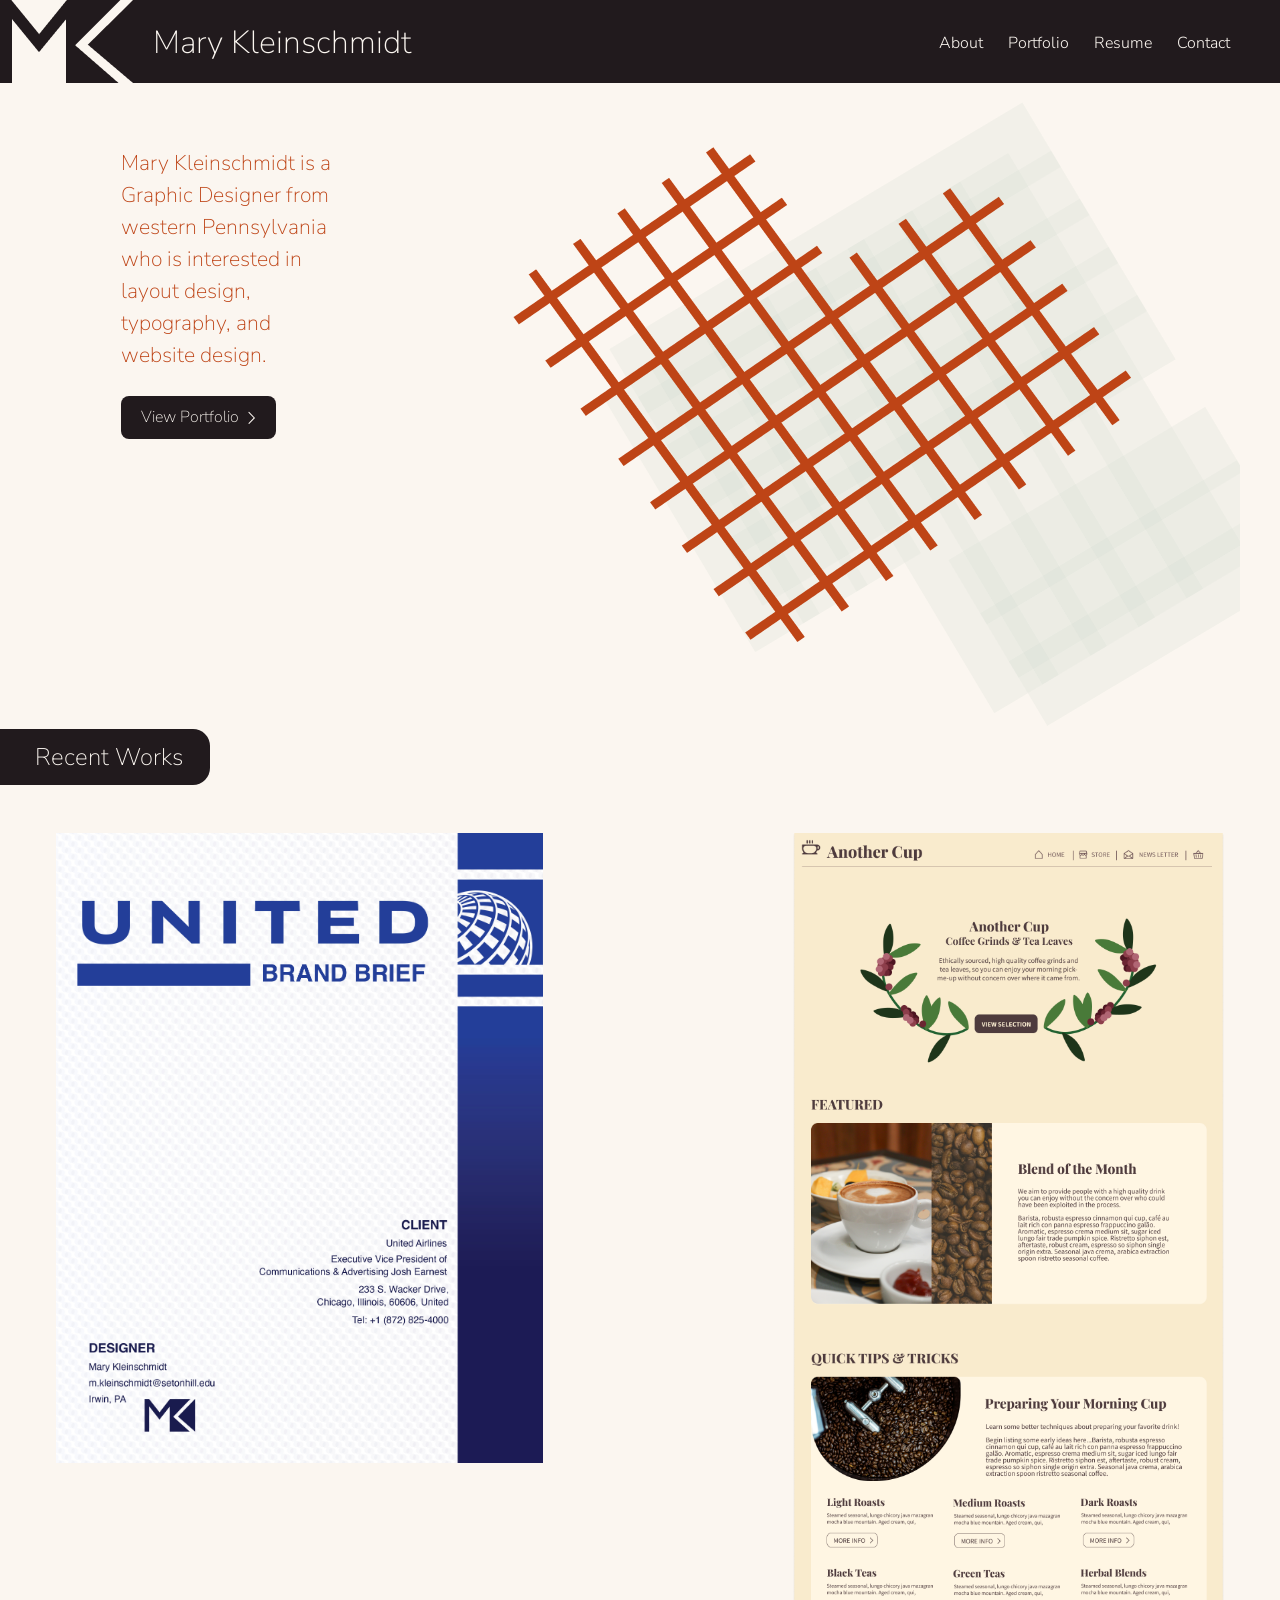
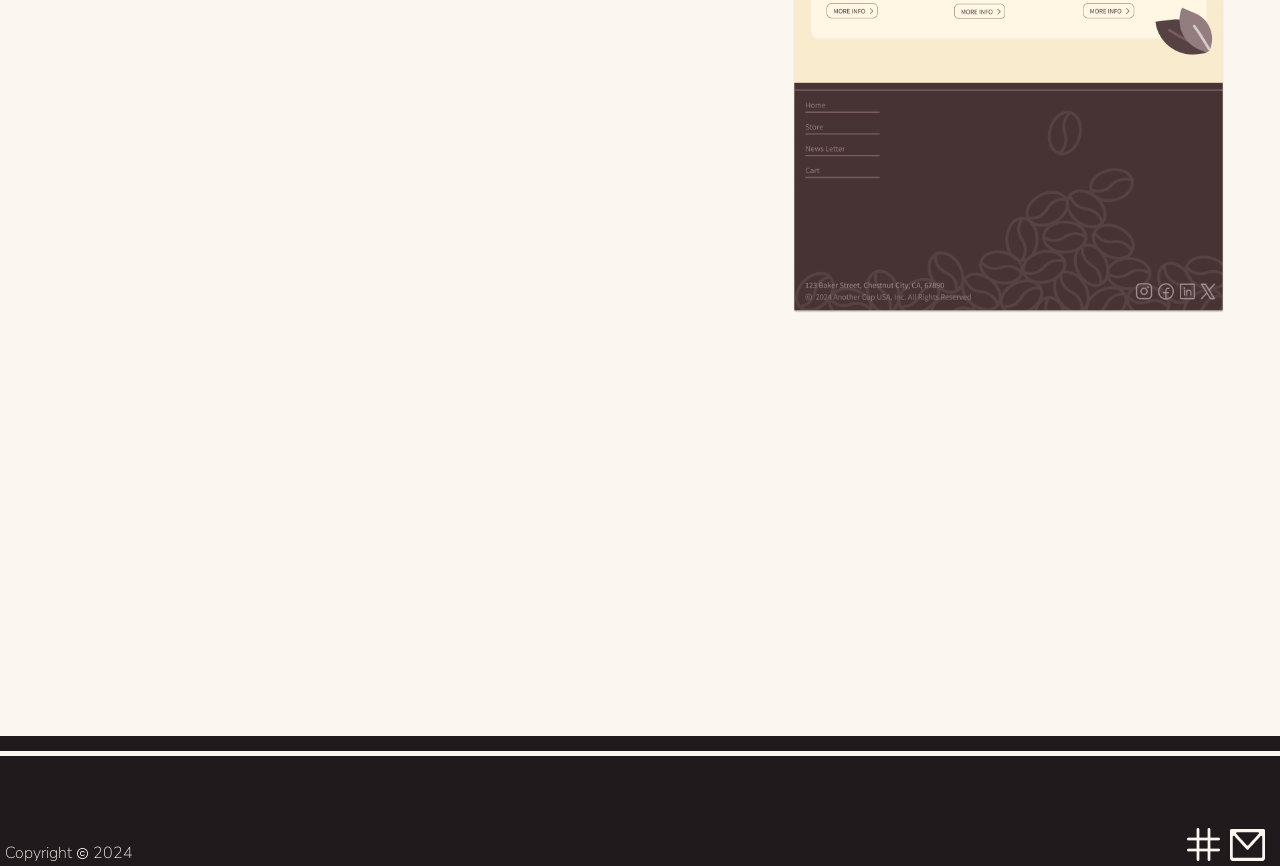
<file: index.html>
<!DOCTYPE html>
<html lang="en">
  <head>
    <meta charset="UTF-8" />
    <meta name="viewport" content="width=device-width, initial-scale=1.0" />
    <title>Mary Kleinschmidt Portfolio Website</title>
    <link href="style.css" rel="stylesheet" />

    <link rel="preconnect" href="https://fonts.googleapis.com" />
    <link rel="preconnect" href="https://fonts.gstatic.com" crossorigin />
    <link
      href="https://fonts.googleapis.com/css2?family=Nunito+Sans:ital,opsz,wght@0,6..12,200..1000;1,6..12,200..1000&display=swap"
      rel="stylesheet"
    />
  </head>
  <body>
    <div class="full">
      <header>
        <div class="hStart">
          <a href="index.html" alt="Mary Kleinschmidt page"
            ><img
              id="MK-logo"
              src="MK-logo.png"
              alt="Mary Kleinschmidt logo"
          /></a>
        </div>
        <div class="hMid"><h1>Mary Kleinschmidt</h1></div>
        <div class="hEnd">
          <a href="menu.html" alt="open menu"
            ><img src="plus.png" alt="plus icon"
          /></a>
          <ul>
            <li><a href="about.html" alt="about page">About</a></li>
            <li>
              <a href="portfolio.html" alt="portfolio page">Portfolio</a>
            </li>
            <li><a href="resume.html" alt="resume page">Resume</a></li>
            <li><a href="contact.html" alt="contact page">Contact</a></li>
          </ul>
        </div>
      </header>
      <main>
        <div class="body">
          <!-- <img
            class="indexBackground"
            src="images/bImages/indexBackground.svg"
            alt="heart strings intertwining"
          /> -->
          <div class="indexTop">
            <div class="iTopLeft">
              <p>
                Mary Kleinschmidt is a Graphic Designer from western
                Pennsylvania who is interested in layout design, typography, and
                website design.
              </p>
              <p class="viewPortfolio">
                <a href="portfolio.html" alt="portfolio page"
                  >View Portfolio<img
                    src="arrow.svg"
                    alt="arrow icon"
                /></a>
              </p>
            </div>
            <div class="iTopRight">
              <img src="hearts.png" alt="grid line hearts" />
            </div>
          </div>
          <h3 class="recentTitle">Recent Works</h3>
          <div class="recentImages">
            <!-- <img
              src="images/pImages/gd-FinalProject.jpg"
              alt="woman covered in lines and text"
            /> -->
              <div class="lList"> 
                  <a
                    href="https://drive.google.com/file/d/15TMMegnOoU_eeWfuWaiIinmlBoMw5R8M/view?usp=sharing"
                    target="_blank"
                    ><img
                      class="pContent"
                      src="02brandingAssignment.jpg"
                      alt="Branding Brief for United Airlines"
                  /></a>
          
              </div>
              <div class="rList">
          
                  <a
                    href="https://mkleinschmidt8993.github.io/BusinessWebsite/"
                  >
                    <img
                      class="wpContent"
                      src="CURRENT-mainpage.png"
                      alt="Coffee & Tea Business Website Mockup"
                    />
                  </a>
      
              </div>
            </ul>
          </div>
        </div>
      </main>
      <footer>
        <div class="fLine"><p>hidden message</p></div>
        <div class="fLeft">
          <div class="fLeftContent">
            <p>Copyright</p>
            <img src="copyright.png" alt="copyright" />
            <p>2024</p>
          </div>
        </div>
        <div class="fRight">
          <img src="phoneNumber.png" alt="phone number" />
          <img src="email.png" alt="email" />
          <!-- <img src="images/icons/instagram.png" alt="instagram" /> -->
        </div>
      </footer>
    </div>
    <script src="script.js"></script>
  </body>
</html>
</file>
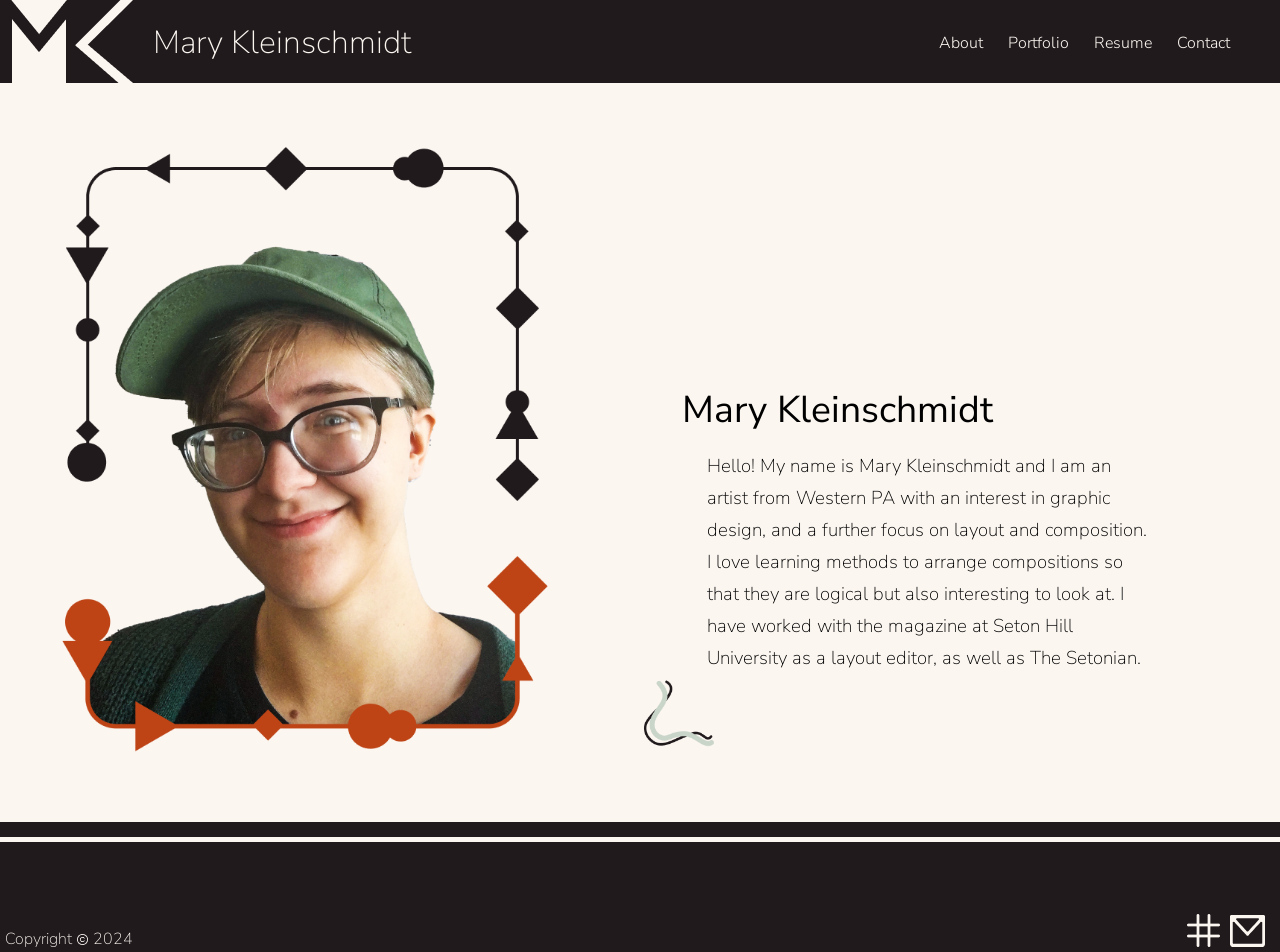
<file: about.html>
<!DOCTYPE html>
<html lang="en">
  <head>
    <meta charset="UTF-8" />
    <meta name="viewport" content="width=device-width, initial-scale=1.0" />
    <title>Mary Kleinschmidt About</title>
    <link href="style.css" rel="stylesheet" />

    <link rel="preconnect" href="https://fonts.googleapis.com" />
    <link rel="preconnect" href="https://fonts.gstatic.com" crossorigin />
    <link
      href="https://fonts.googleapis.com/css2?family=Nunito+Sans:ital,opsz,wght@0,6..12,200..1000;1,6..12,200..1000&display=swap"
      rel="stylesheet"
    />
  </head>
  <body>
    <div class="full">
      <header>
        <div class="hStart">
          <a href="index.html" alt="Mary Kleinschmidt page"
            ><img id="MK-logo" src="MK-logo.png" alt="Mary Kleinschmidt logo"
          /></a>
        </div>
        <div class="hMid"><h1>Mary Kleinschmidt</h1></div>
        <div class="hEnd">
          <a href="menu.html" alt="open menu"
            ><img src="plus.png" alt="plus icon"
          /></a>
          <ul>
            <li><a href="about.html" alt="about page">About</a></li>
            <li>
              <a href="portfolio.html" alt="portfolio page">Portfolio</a>
            </li>
            <li><a href="resume.html" alt="resume page">Resume</a></li>
            <li><a href="contact.html" alt="contact page">Contact</a></li>
          </ul>
        </div>
      </header>
      <main>
        <div class="aboutBody">
          <div class="aboutImg"><img src="me.png" /></div>
          <div class="biography">
            <div class="agroup">
              <h2>Mary Kleinschmidt</h2>
              <p>
                Hello! My name is Mary Kleinschmidt and I am an artist from
                Western PA with an interest in graphic design, and a further
                focus on layout and composition. I love learning methods to
                arrange compositions so that they are logical but also
                interesting to look at. I have worked with the magazine at Seton
                Hill University as a layout editor, as well as The Setonian.
              </p>
              <img src="cornerImage.png" alt="squiggly border" />
            </div>
          </div>
        </div>
      </main>
      <footer>
        <div class="fLine"><p>hidden message</p></div>
        <div class="fLeft">
          <div class="fLeftContent">
            <p>Copyright</p>
            <img src="copyright.png" alt="copyright" />
            <p>2024</p>
          </div>
        </div>
        <div class="fRight">
          <img src="phoneNumber.png" alt="phone number" />
          <img src="email.png" alt="email" />
          <!-- <img src="images/icons/instagram.png" alt="instagram" /> -->
        </div>
      </footer>
    </div>
    <script src="script.js"></script>
  </body>
</html>
</file>
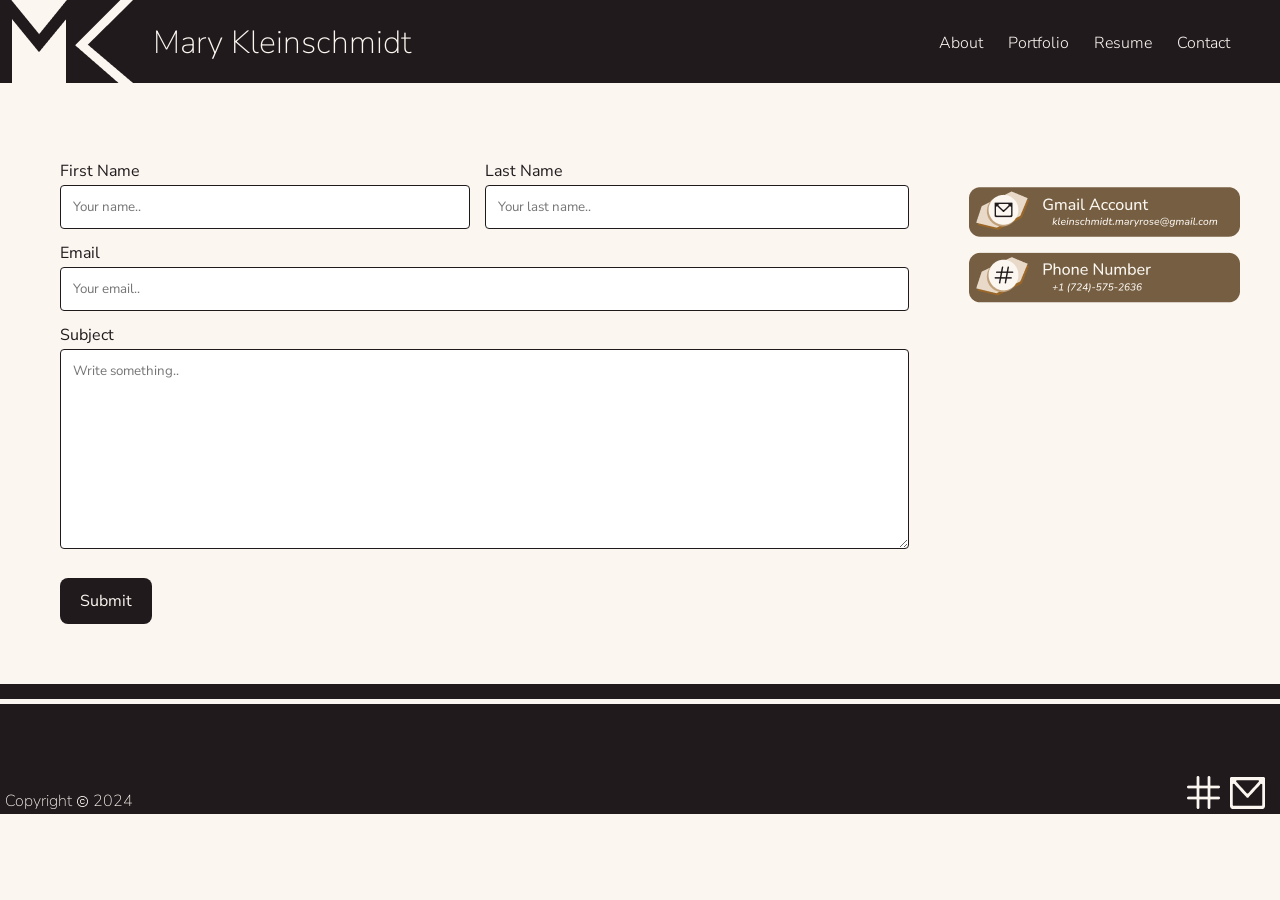
<file: contact.html>
<!DOCTYPE html>
<html lang="en">
  <head>
    <meta charset="UTF-8" />
    <meta name="viewport" content="width=device-width, initial-scale=1.0" />
    <title>Mary Kleinschmidt Contact</title>
    <link href="style.css" rel="stylesheet" />

    <link rel="preconnect" href="https://fonts.googleapis.com" />
    <link rel="preconnect" href="https://fonts.gstatic.com" crossorigin />
    <link
      href="https://fonts.googleapis.com/css2?family=Nunito+Sans:ital,opsz,wght@0,6..12,200..1000;1,6..12,200..1000&display=swap"
      rel="stylesheet"
    />
  </head>
  <body>
    <div class="full">
      <header>
        <div class="hStart">
          <a href="index.html" alt="Mary Kleinschmidt page"
            ><img id="MK-logo" src="MK-logo.png" alt="Mary Kleinschmidt logo"
          /></a>
        </div>
        <div class="hMid"><h1>Mary Kleinschmidt</h1></div>
        <div class="hEnd">
          <a href="menu.html" alt="open menu"
            ><img src="plus.png" alt="plus icon"
          /></a>
          <ul>
            <li><a href="about.html" alt="about page">About</a></li>
            <li>
              <a href="portfolio.html" alt="portfolio page">Portfolio</a>
            </li>
            <li><a href="resume.html" alt="resume page">Resume</a></li>
            <li><a href="contact.html" alt="contact page">Contact</a></li>
          </ul>
        </div>
      </header>
      <main>
        <div class="body">
          <div class="contactMe">
            <div class="contactLeft">
              <div class="container">
                <form action="https://api.web3forms.com/submit" method="POST">
                  <input
                    type="hidden"
                    name="access_key"
                    value="ed1f8b34-27ec-4ae5-9997-34234ef1c1c3"
                  />
                  <div class="topName">
                    <div class="topLeft">
                      <label for="fname">First Name</label>
                      <input
                        type="text"
                        id="fname"
                        name="firstname"
                        placeholder="Your name.."
                      />
                    </div>

                    <div class="topRight">
                      <label for="lname">Last Name</label>
                      <input
                        type="text"
                        id="lname"
                        name="lastname"
                        placeholder="Your last name.."
                      />
                    </div>
                  </div>

                  <label for="uemail">Email</label>
                  <input
                    type="text"
                    id="uemail"
                    name="email"
                    placeholder="Your email.."
                  />

                  <label for="subject">Subject</label>
                  <textarea
                    id="subject"
                    name="subject"
                    placeholder="Write something.."
                    style="height: 200px"
                  ></textarea>

                  <input type="submit" value="Submit" />
                </form>
              </div>
            </div>
            <div class="contactRight">
              <img src="contact.png" />
            </div>
          </div>
        </div>
      </main>
      <footer>
        <div class="fLine"><p>hidden message</p></div>
        <div class="fLeft">
          <div class="fLeftContent">
            <p>Copyright</p>
            <img src="copyright.png" alt="copyright" />
            <p>2024</p>
          </div>
        </div>
        <div class="fRight">
          <img src="phoneNumber.png" alt="phone number" />
          <img src="email.png" alt="email" />
          <!-- <img src="images/icons/instagram.png" alt="instagram" /> -->
        </div>
      </footer>
    </div>
    <script src="script.js"></script>
  </body>
</html>
</file>
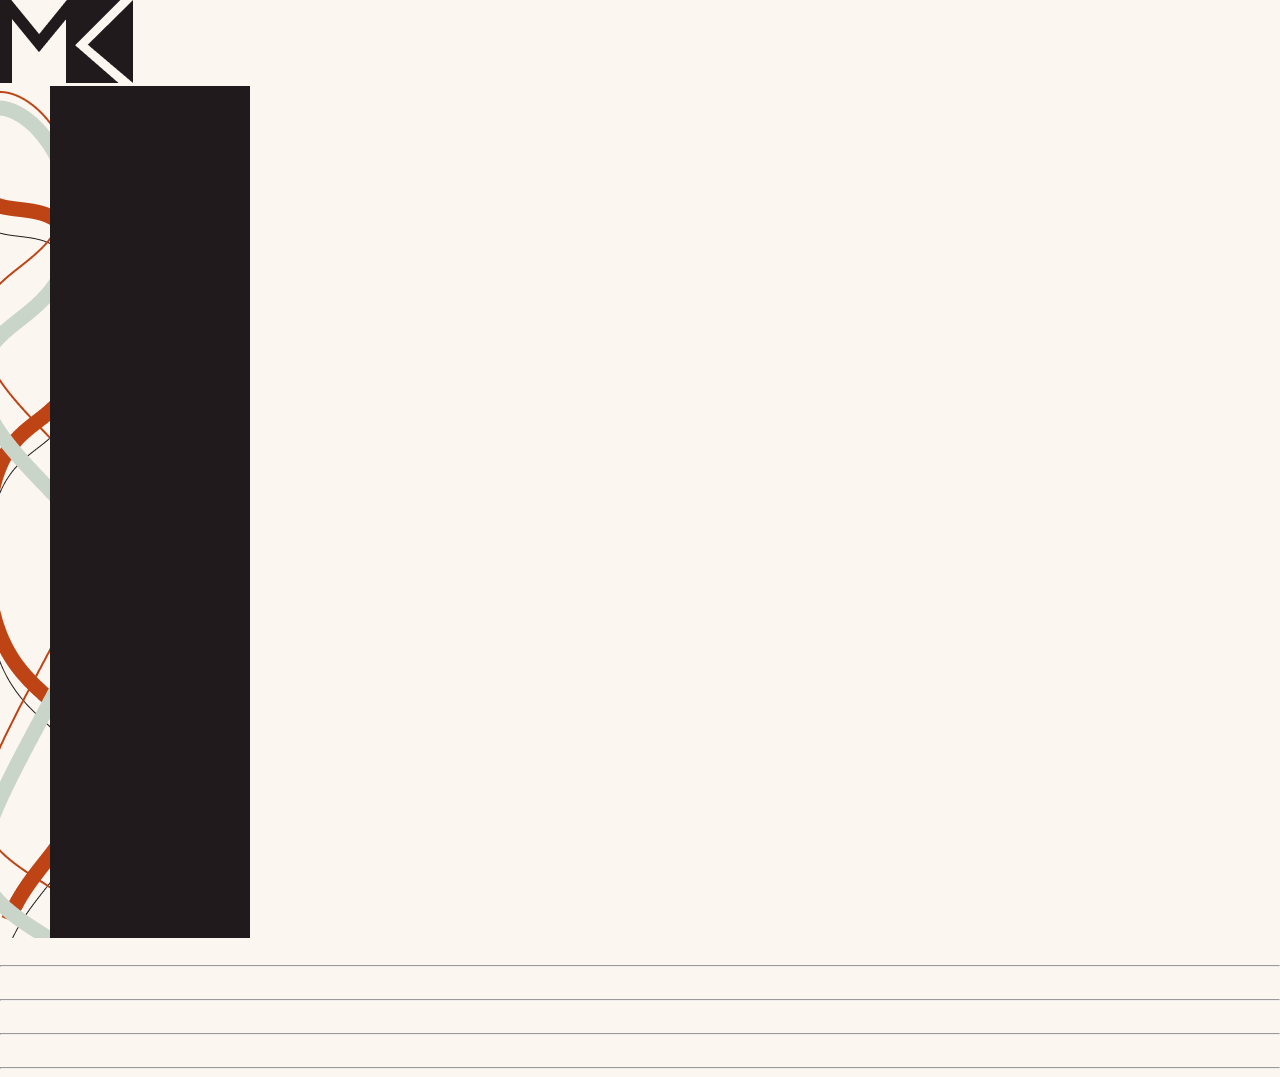
<file: menu.html>
<!DOCTYPE html>
<html lang="en">
  <head>
    <meta charset="UTF-8" />
    <meta name="viewport" content="width=device-width, initial-scale=1.0" />
    <title>Menu</title>
    <link rel="stylesheet" href="style.css" />

    <link rel="preconnect" href="https://fonts.googleapis.com" />
    <link rel="preconnect" href="https://fonts.gstatic.com" crossorigin />
    <link
      href="https://fonts.googleapis.com/css2?family=Nunito+Sans:ital,opsz,wght@0,6..12,200..1000;1,6..12,200..1000&display=swap"
      rel="stylesheet"
    />
  </head>
  <body>
    <div class="mkMenu">
      <header class="mkHeaderMenu">
        <div class="mkHAM">
          <a href="index.html"
            ><img src="images/MK-logo.png" alt="Back Button"
          /></a>
        </div>
        <div class="mkHBM"></div>
        <div class="mkHCM">
          <input
            type="image"
            src="icons/x.png"
            alt="Cancel button"
            onclick="history.back()"
          />
        </div>
      </header>
      <main class="mainMenu">
        <section class="bodyMenu">
          <img src="images/menuBackground.png" alt="Menu background swirls" />
          <ul class="bMenuText">
            <li><a href="about.html">About</a></li>
            <hr />
            <li><a href="portfolio.html">Portfolio</a></li>
            <hr />
            <li><a href="resume.html">Resume</a></li>
            <hr />
            <li><a href="contact.html">Contact</a></li>
            <hr />
          </ul>
        </section>
      </main>
    </div>
  </body>
</html>
</file>
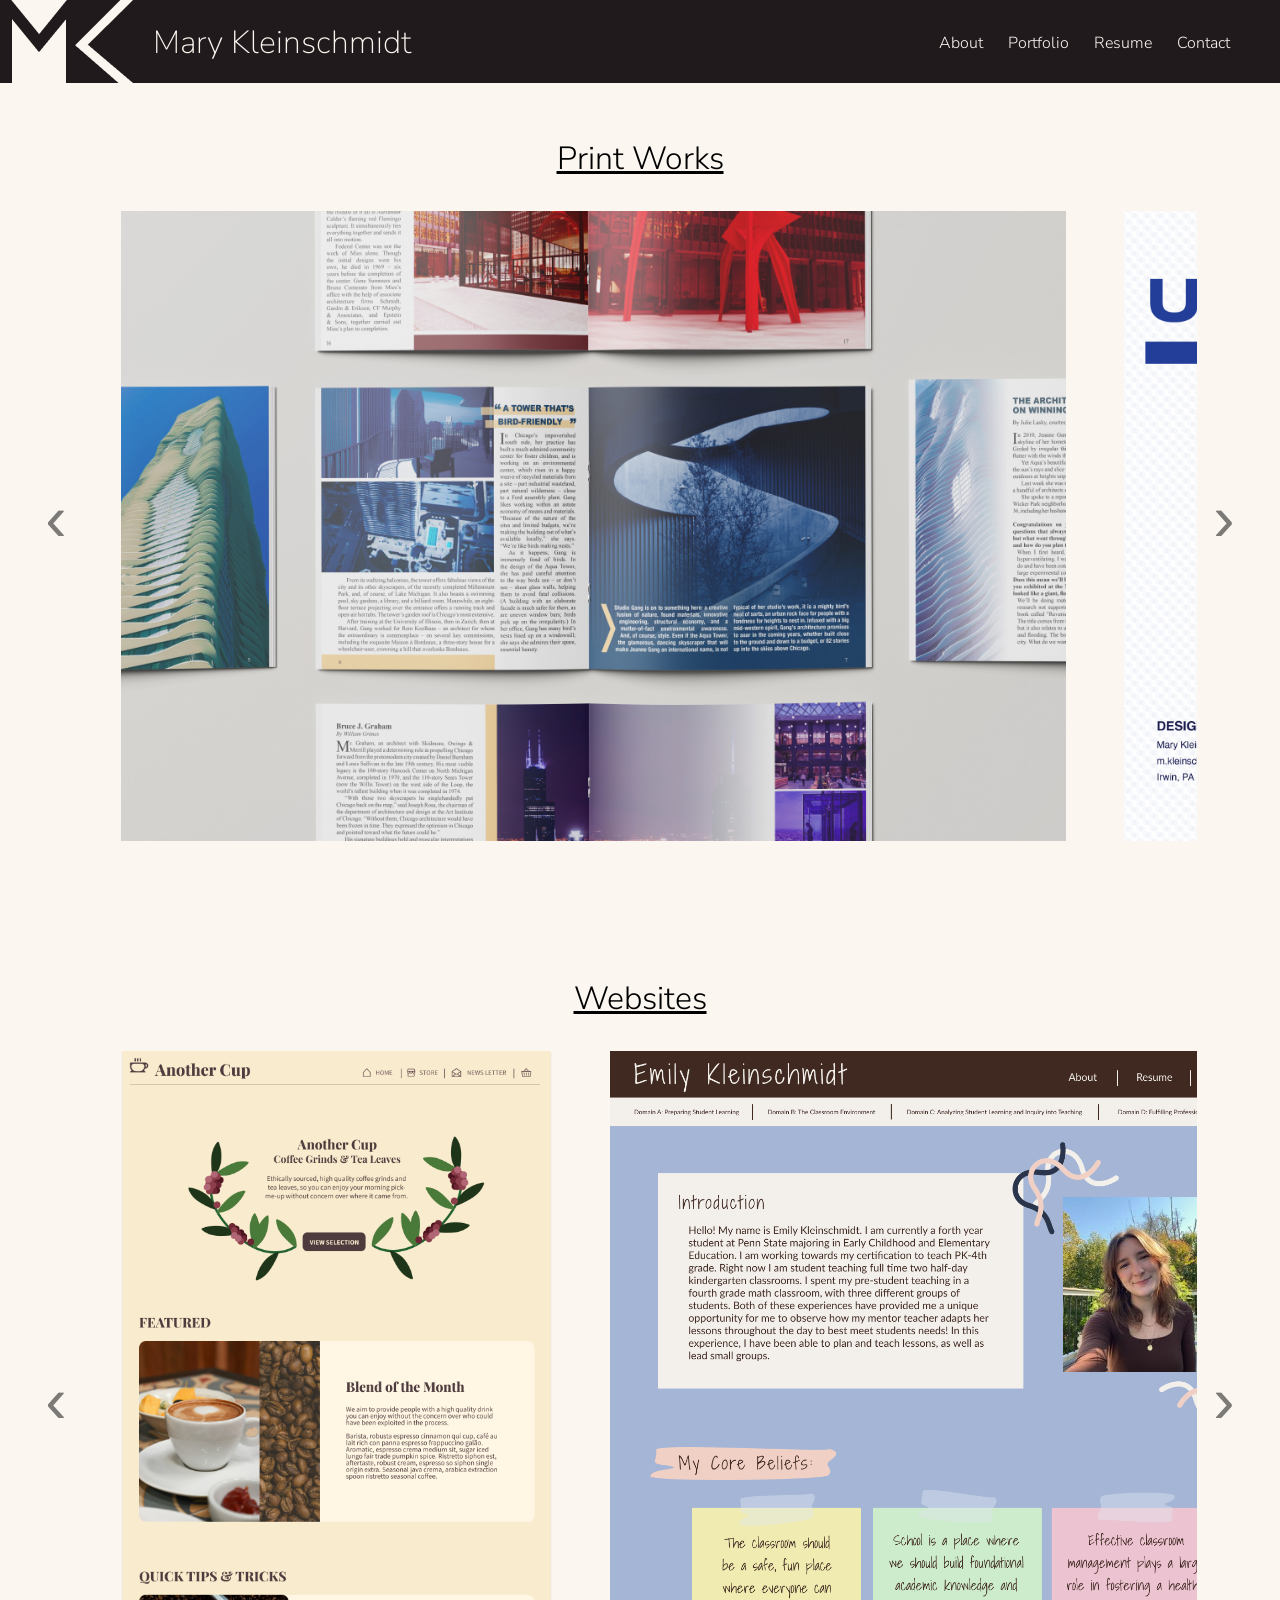
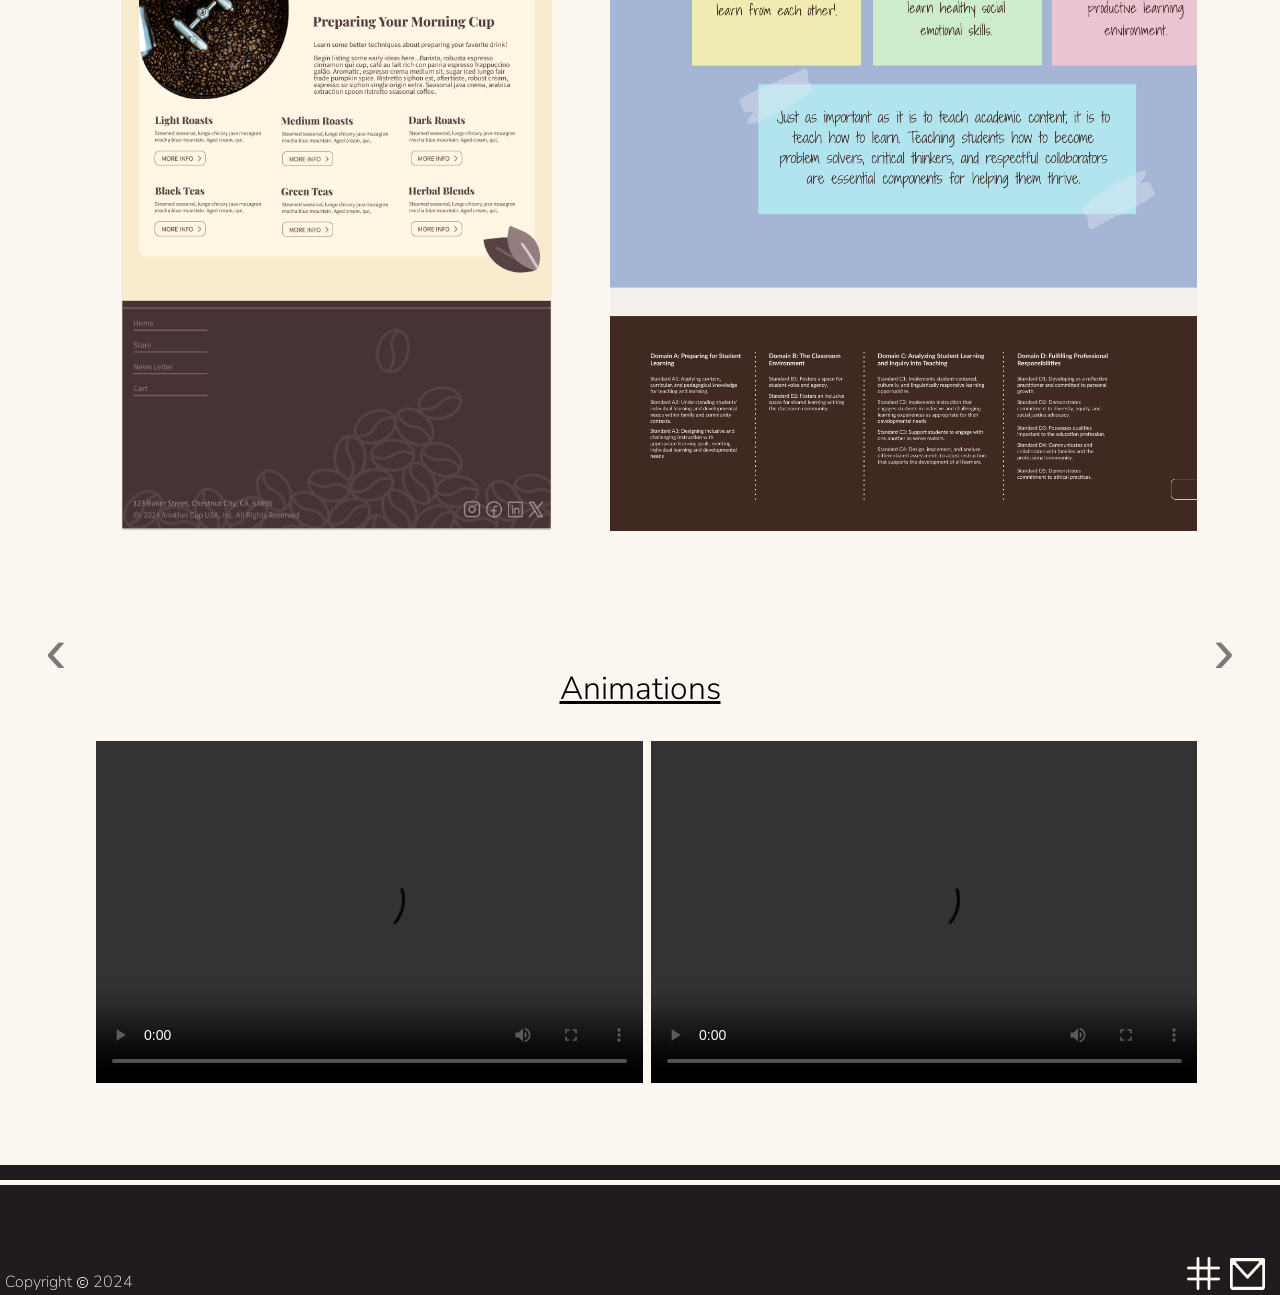
<file: portfolio.html>
<!DOCTYPE html>
<html lang="en">
  <head>
    <meta charset="UTF-8" />
    <meta name="viewport" content="width=device-width, initial-scale=1.0" />
    <title>Mary Kleinschmidt Portfolio</title>
    <link href="style.css" rel="stylesheet" />

    <link rel="preconnect" href="https://fonts.googleapis.com" />
    <link rel="preconnect" href="https://fonts.gstatic.com" crossorigin />
    <link
      href="https://fonts.googleapis.com/css2?family=Nunito+Sans:ital,opsz,wght@0,6..12,200..1000;1,6..12,200..1000&display=swap"
      rel="stylesheet"
    />
  </head>
  <body>
    <div class="full">
      <header>
        <div class="hStart">
          <a href="index.html" alt="Mary Kleinschmidt page"
            ><img
              id="MK-logo"
              src="MK-logo.png"
              alt="Mary Kleinschmidt logo"
          /></a>
        </div>
        <div class="hMid"><h1>Mary Kleinschmidt</h1></div>
        <div class="hEnd">
          <a href="menu.html" alt="open menu"
            ><img src="plus.png" alt="plus icon"
          /></a>
          <ul>
            <li><a href="about.html" alt="about page">About</a></li>
            <li>
              <a href="portfolio.html" alt="portfolio page">Portfolio</a>
            </li>
            <li><a href="resume.html" alt="resume page">Resume</a></li>
            <li><a href="contact.html" alt="contact page">Contact</a></li>
          </ul>
        </div>
      </header>
      <main>
        <div class="body">
          <div class="portfolioBackground">
            <!-- <img src="images/portfolioBackground.png" alt="Hearts" /> -->
          </div>
          <div class="topPortfolio">
            <h2 class="h2Title">Print Works</h2>
            <div class="carousel">
              <button
                class="carousel-arrow carousel-arrow--prev"
                onclick="handleCarouselMove(false)"
              >
                &#8249;
              </button>

              <button
                class="carousel-arrow carousel-arrow--next"
                onclick="handleCarouselMove()"
              >
                &#8250;
              </button>

              <ul class="carousel-container" dir="ltr">
                <li class="carousel-slide">
                  <img
                    class="pContent"
                    src="chicagoArchitecture-mockup2.jpg"
                    alt="Chicago Architecture Booklet Mockup"
                  />
                </li>
                <li class="carousel-slide">
                  <a
                    href="https://drive.google.com/file/d/15TMMegnOoU_eeWfuWaiIinmlBoMw5R8M/view?usp=sharing"
                    target="_blank"
                    ><img
                      class="pContent"
                      src="02brandingAssignment.jpg"
                      alt="Branding Brief for United Airlines"
                  /></a>
                </li>
                <li class="carousel-slide">
                  <img
                    class="pContent"
                    src="AIWMockup-cmyk.jpg"
                    alt="Alice in Wonderlans Redesign"
                  />
                </li>
                <li class="carousel-slide">
                  <img
                    class="pContent"
                    src="artDeco-display.png"
                    alt="Art Deco Chocolate Packaging Mockups"
                  />
                </li>
                <li class="carousel-slide">
                  <img
                    class="pContent"
                    src="creativeVisions.png"
                    alt="Creative Visions Logo"
                  />
                </li>
                <li class="carousel-slide">
                  <img
                    class="pContent"
                    src="busStop-Mockup.jpg"
                    alt="Marathon Poster"
                  />
                </li>
              </ul>
            </div>
          </div>
          <div class="midPortfolio">
        <h2 class="h2Title">Websites</h2>
        <div class="carousel">
          <button
            class="carousel-arrow2 carousel-arrow2--prev"
            onclick="handleCarouselMove(false)"
          >
            &#8249;
          </button>

          <button
            class="carousel-arrow2 carousel-arrow2--next"
            onclick="handleCarouselMove()"
          >
            &#8250;
          </button>

          <ul class="carousel-container" dir="ltr">
            <li class="carousel-slide">
              <a href="https://mkleinschmidt8993.github.io/BusinessWebsite/">
                <img
                  class="wpContent"
                  src="CURRENT-mainpage.png"
                  alt="Coffee & Tea Business Website Mockup"
                />
              </a>
            </li>
            <li class="carousel-slide">
              <a
                href="https://www.figma.com/design/QuviJjnjmClV2eMjoo4f1M/Untitled?t=PVm7ELIkC0jIo6lh-1"
              >
                <img
                  class="wpContent"
                  src="ekPortfolio.png"
                  alt="Teacher Portfolio Mockup"
                />
              </a>
            </li>
          </ul>
        </div>
      </div>
    <div class="bottomPortfolio">
        <h2 class="h2Title">Animations</h2>
        <div class="carousel">
          <button
            class="carousel-arrow3 carousel-arrow3--prev"
            onclick="handleCarouselMove(false)"
          >
            &#8249;
          </button>

          <button
            class="carousel-arrow3 carousel-arrow3--next"
            onclick="handleCarouselMove()"
          >
            &#8250;
          </button>

          <ul class="carousel-container" dir="ltr">
            <li class="carousel-slide">
              <video
                width="100%"
                height="auto"
                controls="controls"
                class="vpContent"
              >
                <source
                  src="09Rotoscope.mp4"
                  type="video/mp4"
                  alt="Animation of someone running then sliding down a hallway"
                />
              </video>
            </li>
            <li class="carousel-slide">
              <video
                width="100%"
                height="auto"
                controls="controls"
                class="vpContent"
              >
                <source
                  src="Clown.mp4"
                  type="video/mp4"
                  alt="Clown balancing on a ball"
                />
              </video>
            </li>
          </ul>
        </div>
      </div>
      </main>
      <footer>
        <div class="fLine"><p>hidden message</p></div>
        <div class="fLeft">
          <div class="fLeftContent">
            <p>Copyright</p>
            <img src="copyright.png" alt="copyright" />
            <p>2024</p>
          </div>
        </div>
        <div class="fRight">
          <img src="phoneNumber.png" alt="phone number" />
          <img src="email.png" alt="email" />
          <!-- <img src="images/icons/instagram.png" alt="instagram" /> -->
        </div>
      </footer>
    </div>
    <script src="script.js"></script>
  </body>
</html>
</file>
<file: style.css>
html, body, div, span, applet, object, iframe,
h1, h2, h3, h4, h5, h6, p, blockquote, pre,
a, abbr, acronym, address, big, cite, code,
del, dfn, em, img, ins, kbd, q, s, samp,
small, strike, strong, sub, sup, tt, var,
b, u, i, center, dl, dt, dd, ol, ul, li,
fieldset, form, label, legend, table, caption,
tbody, tfoot, thead, tr, th, td, article, aside,
canvas, details, embed, figure, figcaption, footer,
header, hgroup, menu, nav, output, ruby, section,
summary, time, mark, audio, video {
        margin: 0;
        padding: 0;
        border: 0;
        font-size: 100%;
        font: inherit;
        vertical-align: baseline;
}

/* HTML5 display-role reset for older browsers */
article, aside, details, figcaption, figure,
footer, header, hgroup, menu, nav, section {
        display: block;
        }
body {
        line-height: 1;
}
ol, ul {
        list-style: none;
}
blockquote, q {
        quotes: none;
}
blockquote:before, blockquote:after,
q:before, q:after {
        content: '';
        content: none;
}
table {
    border-collapse: collapse;
    border-spacing: 0;
}

/* ----------------------------- basic fixes ----------------------------- */

body{
    background: #FBF6F0;
}

img{
  overflow: hidden;
}

h1, h2, h3, h4, h5, h6{
  font-family: "Nunito Sans", sans-serif;
  font-weight: 100;
}

h1{
    font-size: 24pt;
    color:#FBF6F0
}

p{
    font-family: "Nunito Sans", sans-serif;
    font-weight: 500;
}

ul a{
    text-decoration: none;
    list-style: none;

    font-family: "Nunito Sans", sans-serif;
    font-size: 12pt;
    color:#FBF6F0;
    font-weight: 300;
}

/* --- animate --- */

/* .circle{
    position: absolute;
    bottom:0;
    width:20px;
    aspect-ratio: 1/1;
    background: #211A1D;
    box-shadow:
    0 0 10px #211A1D,
    0 0 20px #211A1D,
    0 0 30px #211A1D,
    0 0 50px #211A1D;
    border-radius: 50%;

    animation:animate 5s linear forwards;
}

.circle::before{
    content:'';
    position: absolute;
    top:100%;
    left: 25%;
    width:50%;
    height:100vh;
    opacity: 0.5s;
    background:linear-gradient(#211A1D, transparent)
}

@keyframes animate{
    0%{
        transform: translateY(0);
        opacity: 0.1;
    }
    50%{
        opacity: 0.1;
    }
    100%{
        transform: translateY(-100vh);
        opacity: 0;
    }
} */

/* --- full --- */

.full{
    display: grid;
    grid-template-rows: 83px [body-start] 1fr [body-end] 130px;
}

/* --- header --- */

header{
    display:grid;
    grid-template-columns: 133px 1fr 1fr;    

    overflow: hidden;
}

.hMid, .hEnd{
    display:flex;
    align-items: center;

    background: #211A1D;

    padding-left:20px;
}

.hMid h1{
    visibility: hidden; 
}

.hEnd{
    display: flex;
    align-items: center;
    justify-content: flex-end;
}


.hEnd img{
    padding:15px 40px 15px 25px;
}

.hEnd ul{
    display: none;
}

/* --- index --- */

main{
    display:grid;
}

.indexBackground{
    grid-area: 'body';
    /* background-image: url(images/bImages/indexBackground.png); */
    /* background-position: center center; */
    background-size: 100% auto;
    max-width: fit-content;

    margin: 0px 5px 0px 25px;
    /* overflow: hidden; */
}

.body{
    overflow: hidden;
}

.body p:first-of-type{
    margin: 4rem 2rem 25px 3rem;

    color: #BE4416;
    font-size: 16pt;
    font-weight: 100;

    width: 17ch;
    line-height: 24pt;
}

.indexTop{
    display: flex;
    justify-content: center;
}

.iTopLeft{
    justify-content: center;
    margin-left:2rem;
    padding-right: 100px;
}

.viewPortfolio{
    display: flex;
    justify-content: center;

    background:#211A1D;

    margin: 0px 2rem 4rem 3rem;
    padding: 12px 17px 12px 20px;
    width:118px;
    border-radius: 8px;
}

.viewPortfolio:hover{
    background:#BE4416;
}

.viewPortfolio a{
    display: flex;
    align-items: center;

    text-decoration: none;
    list-style: none;

    font-weight: 500;
    color:#FBF6F0;
    font-weight: 100;
}

.viewPortfolio a img{
    padding-left:5px;
    height: 14pt;
}

.recentTitle{
    background:#211A1D;

    color:#FBF6F0;
    font-size: 18pt;
    font-weight: 100;

    padding: 16px 25px 16px 35px;
    width:150px;
    border-radius: 0px 17px 17px 0px;
}

.recentImages{
    margin: 3rem 3rem 3rem 3rem;
    /* min-width: 250px; */
    max-width: 100%;
    height:auto;

    overflow: hidden;
    
    display: flex;
    justify-content: center;
}

.lList{
    padding:0 100px 15px 100px;
    height:160vh;
}

.rList{
    padding:0 100px 0 100px;
    height:120vh;
}

/* --- about --- */

.aboutBody{
    display: grid;
    grid-template-columns: 0.8fr 1fr;
}

.aboutImg img{
    max-width:500px;
    margin: 4rem 2rem 4rem 3rem;
}

.biography{
    display: flex;
    align-items: flex-end;
    justify-content: center;
    margin:1rem 1rem 4rem 0;
}

.biography h2{
    font-size: 28pt;
    font-weight: 400;
    line-height: 60pt;

    margin: 4rem 2rem 0 3rem;
}

.biography p{
    font-size: 14pt;
    font-weight: 100;
    line-height: 24pt;
    max-width: 40ch;
    
    margin: 0 4rem 0 3rem;
    padding-left: 25px;
}

.background img{
    position:relative;
    margin: 0 0 0 5rem;
    padding: none;
}

.agroup img{
    max-width: 80px;
}

/* --- portfolio --- */

.h2Title:first-of-type{
    margin: 60px 0 20px 0px;
}

.h2Title{
    margin: 0 0 20px 0px;
    text-align: center;
    font-size: 24pt;
    text-decoration: underline;
    font-weight:300;
}

.carousel{
    margin: 0 3rem 0 3rem;
}

.carousel-arrow {
    position: absolute;
    display: flex;
    justify-content: center;
    top: 200px;
    bottom: 64px;
    margin-block: auto;
    height: fit-content;
    width: 48px;
    background: none;
    border: none;
    font-size: 4rem;
    padding: 0;
    cursor: pointer;
    opacity: 0.5;
    transition: opacity 100ms;
    
  }
  
  .carousel-arrow:hover,
  .carousel-arrow:focus {
    opacity: 1;
    background: none;
    
  }
  
  .carousel-arrow--prev {
    left: 2rem;
  }
  
  .carousel-arrow--next {
    right: 2rem;
  }

  .carousel-arrow2 {
    position: absolute;
    display: flex;
    justify-content: center;
    top: 1400px;
    bottom: 64px;
    margin-block: auto;
    height: fit-content;
    width: 48px;
    background: none;
    border: none;
    font-size: 4rem;
    padding: 0;
    cursor: pointer;
    opacity: 0.5;
    transition: opacity 100ms;
    
  }
  
  .carousel-arrow2:hover,
  .carousel-arrow2:focus {
    opacity: 1;
    background: none;
    
  }
  
  .carousel-arrow2--prev {
    left: 2rem;
  }
  
  .carousel-arrow2--next {
    right: 2rem;
  }

  .carousel-arrow3 {
    position: absolute;
    display: flex;
    justify-content: center;
    top: 2250px;
    bottom: 64px;
    margin-block: auto;
    height: fit-content;
    width: 48px;
    background: none;
    border: none;
    font-size: 4rem;
    padding: 0;
    cursor: pointer;
    opacity: 0.5;
    transition: opacity 100ms;
    
  }
  
  .carousel-arrow3:hover,
  .carousel-arrow3:focus {
    opacity: 1;
    background: none;
    
  }
  
  .carousel-arrow3--prev {
    left: 2rem;
  }
  
  .carousel-arrow3--next {
    right: 2rem;
  }
  
  .carousel-container {
    width: 100%;
    padding-block: 16px 82px;
    margin: 0 48px 0 48px;
    overflow-x: auto;
    display: flex;
    width: 93%;
    gap: 8px;
    align-items: center;
    scroll-snap-type: x mandatory;
    flex-flow: row nowrap;
    scroll-behavior: smooth;
  }
  
  .carousel-slide {
    flex: 1 0 30%;
    aspect-ratio: 1.8;
    flex-flow: column nowrap;
    display: flex;
    justify-content: center;
    align-items: center;
    background-color: none;
    scroll-snap-align: center;
    
  }

  .pContent{
    display: flex;
    align-items: center;
    justify-content: center;
    height: 70vh;
    padding:0 25px 0 25px;
  
    font-family: sans-serif;
    font-size: 64px;
    font-weight: bold;
  }

  .wpContent{
    display: flex;
    align-items: center;
    justify-content: center;
    height: 120vh;
    padding:0 25px 0 25px;
  
    font-family: sans-serif;
    font-size: 64px;
    font-weight: bold;
  }

  .vpContent{
    display: flex;
    align-items: center;
    justify-content: center;
    height: 38vh;
    padding:0 25px 0 25px;
  
    font-family: sans-serif;
    font-size: 64px;
    font-weight: bold;
  }
  

/* .pImg img{
    max-width: 400px;
} */

/* --- resume --- */

.aResume{
    display:flex;
    justify-content: center;
}

.resume{
    margin: 40px 40px 40px 40px;
    height:120vh;
    border: #211A1D 0.5px solid;
}

/* --- contact --- */

.contactMe{
    display: grid;
    grid-template-columns: 5fr 1fr;
    margin:60px 40px 40px 40px;
}

.contactLeft{
    padding:0 40px 0 0;
}

.contactRight{
    padding:40px 0 0 0;
}

.topName{
    display: grid;
    grid-template-columns: repeat(auto-fit, minmax(100px, 1fr));
}

.topLeft .topRight{
    display: block;
    width:1fr;
}

.topLeft{
    padding-right:15px;
}

label{
    font-family: "Nunito Sans", sans-serif;
    color:#211A1D;
}

input[type=text], select, textarea {
    font-family: "Nunito Sans", sans-serif;
    width: 100%; /* Full width */
    padding: 12px; /* Some padding */ 
    border: 0.5px solid #211A1D; /* Gray border */
    color:#fffbfa;
    border-radius: 4px; /* Rounded borders */
    box-sizing: border-box; /* Make sure that padding and width stays in place */
    margin-top: 6px; /* Add a top margin */
    margin-bottom: 16px; /* Bottom margin */
    resize: vertical /* Allow the user to vertically resize the textarea (not horizontally) */
  }
  
  input[type=submit] {
    margin-top:10px;
    font-family: "Nunito Sans", sans-serif;
    font-size: 12pt;
    background-color: #211A1D;
    color: #FBF6F0;
    padding: 12px 20px;
    border: none;
    border-radius: 8px;
    cursor: pointer;
  }
  
  input[type=submit]:hover {
    background-color: #BE4416;
  }
  
  /* Add a background color and some padding around the form */
  .container {
    border-radius: 5px;
    background-color: none;
    padding: 20px;
  }

/* --- footer --- */

footer{
    display: grid;

    grid-template-rows: 15px [fLine-start] 5px [fLine-end fl-start fr-start] 1fr [fl-end fr-end];
    grid-template-columns: [fLine-start fl-start] 1fr [fl-end fr-start] 1fr [fLine-end fr-end];

    background: #211A1D;
}

.fLine{
    grid-area: fLine;
    background: #FBF6F0;

    font-size:0.5pt;
}

.fLeft, .fRight{
    display: flex;
    align-items: flex-end;

    /* margin: 25px 50px 15px 50px; */
}

.fLeftContent{
    display: flex;
    align-items: center;
}

.fLeft{
    grid-area: fl;
}

.fRight{
    grid-area: fr;
    padding: 0 10px 0 0;
    justify-content: flex-end;
}

.fRight img{
    padding:5px;
}

footer p{
    color: #FBF6F0;
    padding:5px;
    font-weight:100;
}

/* minimum pixel width=300, max= 2000, mid=1024
change at 1024*/

@media screen and (width >= 1024px){
    .hMid h1{
        visibility: visible; 
    }

   .hEnd img {
      display: none;
   }

   .hEnd ul{
    display: flex;

    padding:25px 50px 25px 25px;
    gap:25px;
   }

   .hEnd ul a {
    display: inline-block;
    position: relative;
  }
  
  .hEnd ul a:after {
    content: '';
    position: absolute;
    width: 100%;
    transform: scaleX(0);
    height: 1px; /* Height of the underline */
    bottom: -1px; /* Align to bottom */
    left: 0;
    background-color: #FBF6F0;
    transform-origin: bottom right;
    transition: transform 0.50s ease-out;
  }
  
  .hEnd ul a:hover:after {
    transform: scaleX(1);
    transform-origin: bottom left; /* Set transform origin */
  }

}
</file>
